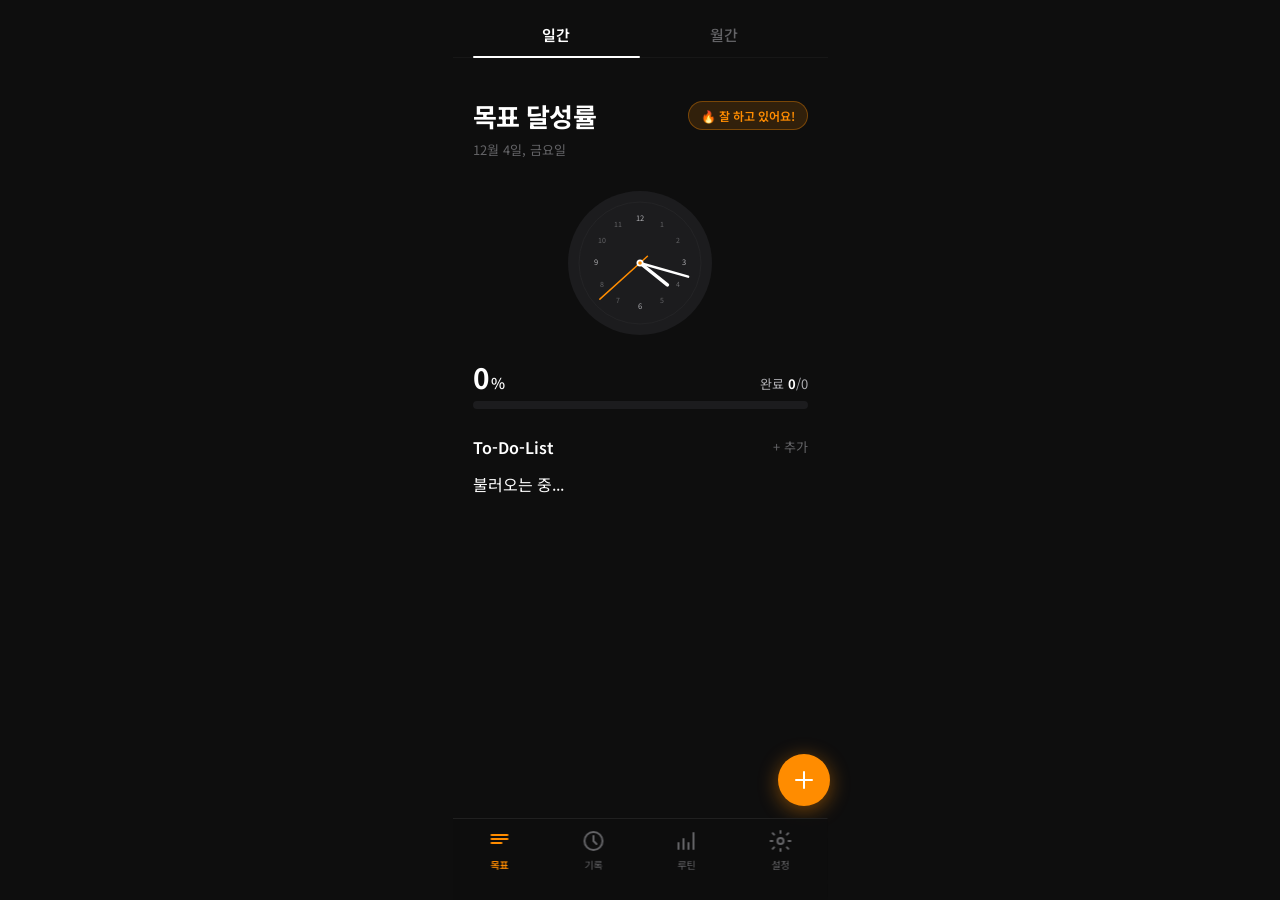
<file: index.html>
<!DOCTYPE html>
<html lang="ko">
<head>
<meta charset="UTF-8">
<meta name="viewport" content="width=device-width, initial-scale=1.0">
<title>목표</title>
<link href="https://fonts.googleapis.com/css2?family=Noto+Sans+KR:wght@400;500;600;700&display=swap" rel="stylesheet">
<link rel="stylesheet" href="common.css">
<style>
.empty-state {
  display: flex; align-items: center; justify-content: center;
  gap: 8px; padding: 20px;
  background: var(--bg2); border: 1.5px dashed var(--border);
  border-radius: var(--radius-md); color: var(--text-3);
  font-size: 14px; cursor: pointer; transition: background 0.15s;
}
.empty-state:active { background: var(--bg3); }
/* clock number text */
.clock-num { font-size: 7px; fill: #636366; text-anchor: middle; dominant-baseline: middle; font-family: 'Noto Sans KR', sans-serif; }
.clock-num-key { font-size: 7.5px; fill: #AEAEB2; text-anchor: middle; dominant-baseline: middle; font-family: 'Noto Sans KR', sans-serif; }
</style>
</head>
<body>
<div class="app-wrap">
<script src="supabase.js"></script>

<div class="seg-wrap">
  <div class="seg-tab active" id="tab-daily" onclick="switchTab('daily')">일간</div>
  <div class="seg-tab" id="tab-monthly" onclick="switchTab('monthly')">월간</div>
</div>

<!-- Daily -->
<div class="content" id="content-daily">
  <div class="page-header">
    <div class="page-title">목표 달성률</div>
    <div class="streak-chip" id="daily-streak">🔥 잘 하고 있어요!</div>
  </div>
  <div class="page-sub" id="daily-date"></div>

  <div class="clock-wrap">
    <svg class="clock-svg" viewBox="0 0 160 160">
      <circle cx="80" cy="80" r="72" fill="#1C1C1E"/>
      <g id="daily-clock-segments"></g>
      <circle cx="80" cy="80" r="61" fill="#1C1C1E"/>
      <circle cx="80" cy="80" r="61" fill="none" stroke="#2C2C2E" stroke-width="0.5"/>
      <g id="daily-clock-ticks"></g>
      <!-- 시계 숫자 (12, 3, 6, 9 강조) -->
      <text class="clock-num-key" x="80"  y="36" >12</text>
      <text class="clock-num"     x="102" y="42" >1</text>
      <text class="clock-num"     x="118" y="58" >2</text>
      <text class="clock-num-key" x="124" y="80" >3</text>
      <text class="clock-num"     x="118" y="102">4</text>
      <text class="clock-num"     x="102" y="118">5</text>
      <text class="clock-num-key" x="80"  y="124">6</text>
      <text class="clock-num"     x="58"  y="118">7</text>
      <text class="clock-num"     x="42"  y="102">8</text>
      <text class="clock-num-key" x="36"  y="80" >9</text>
      <text class="clock-num"     x="42"  y="58" >10</text>
      <text class="clock-num"     x="58"  y="42" >11</text>
      <!-- 바늘 -->
      <line id="daily-hand-hour"   x1="80" y1="80" x2="80" y2="45" stroke="white"   stroke-width="3.5" stroke-linecap="round"/>
      <line id="daily-hand-minute" x1="80" y1="80" x2="80" y2="30" stroke="white"   stroke-width="2.5" stroke-linecap="round"/>
      <line id="daily-hand-second" x1="80" y1="90" x2="80" y2="26" stroke="#FF8C00" stroke-width="1.5" stroke-linecap="round"/>
      <circle cx="80" cy="80" r="3.5" fill="white"/>
      <circle cx="80" cy="80" r="1.8" fill="#FF8C00"/>
    </svg>
  </div>

  <div class="progress-wrap">
    <div class="progress-meta">
      <div class="progress-pct" id="daily-pct">0<span>%</span></div>
      <div class="progress-count">완료 <b id="daily-done">0</b>/<span id="daily-total">0</span></div>
    </div>
    <div class="progress-track">
      <div class="progress-fill" id="daily-progress" style="width:0%"></div>
    </div>
  </div>

  <div class="sec-header">
    <span class="sec-title">To-Do-List</span>
    <div style="display:flex;align-items:center;gap:14px;">
      <span class="sec-del" id="daily-del-btn" style="display:none" onclick="deleteAllItems('daily')">전체삭제</span>
      <span class="sec-action" onclick="openSheet('daily')">+ 추가</span>
    </div>
  </div>
  <div class="todo-list" id="daily-list"><div class="loading">불러오는 중...</div></div>
</div>

<!-- Monthly -->
<div class="content" id="content-monthly" style="display:none;">
  <div class="page-header">
    <div class="page-title">목표 달성률</div>
    <div class="streak-chip" id="monthly-streak">🔥 잘 하고 있어요!</div>
  </div>
  <div class="page-sub" id="monthly-date"></div>

  <div class="clock-wrap">
    <svg class="clock-svg" viewBox="0 0 160 160">
      <circle cx="80" cy="80" r="72" fill="#1C1C1E"/>
      <g id="monthly-clock-segments"></g>
      <circle cx="80" cy="80" r="61" fill="#1C1C1E"/>
      <circle cx="80" cy="80" r="61" fill="none" stroke="#2C2C2E" stroke-width="0.5"/>
      <g id="monthly-clock-ticks"></g>
      <text class="clock-num-key" x="80"  y="36" >12</text>
      <text class="clock-num"     x="102" y="42" >1</text>
      <text class="clock-num"     x="118" y="58" >2</text>
      <text class="clock-num-key" x="124" y="80" >3</text>
      <text class="clock-num"     x="118" y="102">4</text>
      <text class="clock-num"     x="102" y="118">5</text>
      <text class="clock-num-key" x="80"  y="124">6</text>
      <text class="clock-num"     x="58"  y="118">7</text>
      <text class="clock-num"     x="42"  y="102">8</text>
      <text class="clock-num-key" x="36"  y="80" >9</text>
      <text class="clock-num"     x="42"  y="58" >10</text>
      <text class="clock-num"     x="58"  y="42" >11</text>
      <line id="monthly-hand-hour"   x1="80" y1="80" x2="80" y2="45" stroke="white"   stroke-width="3.5" stroke-linecap="round"/>
      <line id="monthly-hand-minute" x1="80" y1="80" x2="80" y2="30" stroke="white"   stroke-width="2.5" stroke-linecap="round"/>
      <line id="monthly-hand-second" x1="80" y1="90" x2="80" y2="26" stroke="#FF8C00" stroke-width="1.5" stroke-linecap="round"/>
      <circle cx="80" cy="80" r="3.5" fill="white"/>
      <circle cx="80" cy="80" r="1.8" fill="#FF8C00"/>
    </svg>
  </div>

  <div class="progress-wrap">
    <div class="progress-meta">
      <div class="progress-pct" id="monthly-pct">0<span>%</span></div>
      <div class="progress-count">완료 <b id="monthly-done">0</b>/<span id="monthly-total">0</span></div>
    </div>
    <div class="progress-track">
      <div class="progress-fill" id="monthly-progress" style="width:0%"></div>
    </div>
  </div>

  <div class="sec-header">
    <span class="sec-title">To-Do-List</span>
    <div style="display:flex;align-items:center;gap:14px;">
      <span class="sec-del" id="monthly-del-btn" style="display:none" onclick="deleteAllItems('monthly')">전체삭제</span>
      <span class="sec-action" onclick="openSheet('monthly')">+ 추가</span>
    </div>
  </div>
  <div class="todo-list" id="monthly-list"><div class="loading">불러오는 중...</div></div>
</div>

<!-- Tab Bar -->
<div class="tab-bar">
  <a class="tab-item" href="index.html">
    <svg class="tab-icon" viewBox="0 0 24 24" fill="none"><path d="M4 6h16M4 10h16M4 14h10" stroke="#FF8C00" stroke-width="2" stroke-linecap="round"/></svg>
    <span class="tab-label active">목표</span>
  </a>
  <a class="tab-item" href="records.html">
    <svg class="tab-icon" viewBox="0 0 24 24" fill="none"><circle cx="12" cy="12" r="9" stroke="#636366" stroke-width="2"/><polyline points="12 7 12 12 15 15" stroke="#636366" stroke-width="2" stroke-linecap="round"/></svg>
    <span class="tab-label">기록</span>
  </a>
  <a class="tab-item" href="routine.html">
    <svg class="tab-icon" viewBox="0 0 24 24" fill="none"><path d="M4 20V14M9 20V10M14 20V14M19 20V4" stroke="#636366" stroke-width="2" stroke-linecap="round"/></svg>
    <span class="tab-label">루틴</span>
  </a>
  <a class="tab-item" href="settings.html">
    <svg class="tab-icon" viewBox="0 0 24 24" fill="none"><circle cx="12" cy="12" r="3" stroke="#636366" stroke-width="2"/><path d="M12 2v2M12 20v2M4.22 4.22l1.42 1.42M18.36 18.36l1.42 1.42M2 12h2M20 12h2M4.22 19.78l1.42-1.42M18.36 5.64l1.42-1.42" stroke="#636366" stroke-width="2" stroke-linecap="round"/></svg>
    <span class="tab-label">설정</span>
  </a>
</div>

<button class="fab" id="fab-btn"><div class="fab-icon"></div></button>

<!-- 인라인 컬러 피커 팝업 -->
<div class="color-picker-popup" id="color-picker-popup"></div>

<!-- Sheet: 일간 추가 -->
<div class="sheet-overlay" id="sheet-daily">
  <div class="sheet" style="max-height:85vh;overflow-y:auto;">
    <div class="sheet-handle"></div>
    <div class="sheet-title">일간 목표 추가하기</div>
    <div class="form-label">목표 설정</div>
    <div class="input-wrap">
      <input class="form-input" id="daily-input" type="text" placeholder="목표를 입력해 주세요." oninput="checkSave('daily')">
      <div class="input-clear" id="daily-clear" onclick="clearInput('daily')"></div>
    </div>
    <div class="form-label">루틴 설정</div>
    <div class="chip-row" id="daily-chips">
      <button class="chip" onclick="selectDailyChip(this,'없음')">없음</button>
      <button class="chip" onclick="selectDailyChip(this,'매일')">매일</button>
      <button class="chip chip-sm" onclick="selectDailyChip(this,'월')">월</button>
      <button class="chip chip-sm" onclick="selectDailyChip(this,'화')">화</button>
      <button class="chip chip-sm" onclick="selectDailyChip(this,'수')">수</button>
      <button class="chip chip-sm" onclick="selectDailyChip(this,'목')">목</button>
      <button class="chip chip-sm" onclick="selectDailyChip(this,'금')">금</button>
      <button class="chip chip-sm" onclick="selectDailyChip(this,'토')">토</button>
      <button class="chip chip-sm" onclick="selectDailyChip(this,'일')">일</button>
    </div>
    <div class="form-label">컬러 설정</div>
    <div class="color-row" id="daily-color-row"></div>
    <div class="form-label">시간 설정 <span style="color:var(--text-3);font-weight:400;">(선택 · 30분 단위)</span></div>
    <div class="time-row">
      <div class="time-pick" id="daily-time-start"></div>
      <span class="time-sep">~</span>
      <div class="time-pick" id="daily-time-end"></div>
    </div>
    <div class="sheet-btns">
      <button class="btn btn-cancel" onclick="closeSheet('daily')">취소</button>
      <button class="btn btn-save" id="daily-save" disabled onclick="saveItem('daily')">저장</button>
    </div>
  </div>
</div>

<!-- Sheet: 월간 추가 -->
<div class="sheet-overlay" id="sheet-monthly">
  <div class="sheet" style="max-height:85vh;overflow-y:auto;">
    <div class="sheet-handle"></div>
    <div class="sheet-title">월간 목표 추가하기</div>
    <div class="form-label">목표 설정</div>
    <div class="input-wrap">
      <input class="form-input" id="monthly-input" type="text" placeholder="목표를 입력해 주세요." oninput="checkSave('monthly')">
      <div class="input-clear" id="monthly-clear" onclick="clearInput('monthly')"></div>
    </div>
    <div class="form-label">루틴 설정</div>
    <div class="chip-row" id="monthly-chips">
      <button class="chip" onclick="selectMonthlyChip(this)">없음</button>
      <button class="chip" onclick="selectMonthlyChip(this)">매월</button>
      <button class="chip" onclick="selectMonthlyChip(this)">1월</button>
      <button class="chip" onclick="selectMonthlyChip(this)">2월</button>
      <button class="chip" onclick="selectMonthlyChip(this)">3월</button>
      <button class="chip" onclick="selectMonthlyChip(this)">4월</button>
      <button class="chip" onclick="selectMonthlyChip(this)">5월</button>
      <button class="chip" onclick="selectMonthlyChip(this)">6월</button>
      <button class="chip" onclick="selectMonthlyChip(this)">7월</button>
      <button class="chip" onclick="selectMonthlyChip(this)">8월</button>
      <button class="chip" onclick="selectMonthlyChip(this)">9월</button>
      <button class="chip" onclick="selectMonthlyChip(this)">10월</button>
      <button class="chip" onclick="selectMonthlyChip(this)">11월</button>
      <button class="chip" onclick="selectMonthlyChip(this)">12월</button>
    </div>
    <div class="form-label">컬러 설정</div>
    <div class="color-row" id="monthly-color-row"></div>
    <div class="form-label">시간 설정 <span style="color:var(--text-3);font-weight:400;">(선택 · 30분 단위)</span></div>
    <div class="time-row">
      <div class="time-pick" id="monthly-time-start"></div>
      <span class="time-sep">~</span>
      <div class="time-pick" id="monthly-time-end"></div>
    </div>
    <div class="sheet-btns">
      <button class="btn btn-cancel" onclick="closeSheet('monthly')">취소</button>
      <button class="btn btn-save" id="monthly-save" disabled onclick="saveItem('monthly')">저장</button>
    </div>
  </div>
</div>

<!-- Sheet: 수정 -->
<div class="sheet-overlay" id="sheet-edit">
  <div class="sheet" style="max-height:85vh;overflow-y:auto;">
    <div class="sheet-handle"></div>
    <div class="sheet-title" id="edit-title">목표 수정하기</div>
    <div class="form-label">목표 설정</div>
    <div class="input-wrap">
      <input class="form-input" id="edit-input" type="text">
      <div class="input-clear show" onclick="document.getElementById('edit-input').value=''"></div>
    </div>
    <div class="form-label">루틴 설정</div>
    <div class="chip-row" id="edit-chips"></div>
    <div class="form-label">컬러 설정</div>
    <div class="color-row" id="edit-color-row"></div>
    <div class="form-label">시간 설정 <span style="color:var(--text-3);font-weight:400;">(선택 · 30분 단위)</span></div>
    <div class="time-row">
      <div class="time-pick" id="edit-time-start"></div>
      <span class="time-sep">~</span>
      <div class="time-pick" id="edit-time-end"></div>
    </div>
    <div class="sheet-btns">
      <button class="btn btn-cancel" onclick="closeSheet('edit')">취소</button>
      <button class="btn btn-save" onclick="saveEdit()">저장</button>
    </div>
  </div>
</div>

<script>
// ── 24시간 시간 피커 헬퍼 ────────────────────────────
const TIME_PICK_IDS = ['daily-time-start','daily-time-end','monthly-time-start','monthly-time-end','edit-time-start','edit-time-end'];

function buildTimePickers() {
  const hourOpts = '<option value="">시</option>' +
    Array.from({length:24}, (_,i) => {
      const v = String(i).padStart(2,'0');
      return `<option value="${v}">${i}</option>`;
    }).join('');
  const minOpts = '<option value="">분</option><option value="00">00</option><option value="30">30</option>';
  TIME_PICK_IDS.forEach(id => {
    const el = document.getElementById(id);
    if (!el) return;
    el.innerHTML = `<select class="time-sel" data-part="h">${hourOpts}</select><span class="time-colon">:</span><select class="time-sel" data-part="m">${minOpts}</select>`;
  });
}

function getTimeValue(id) {
  const el = document.getElementById(id);
  if (!el) return '';
  const h = el.querySelector('[data-part="h"]').value;
  const m = el.querySelector('[data-part="m"]').value;
  return (h !== '' && m !== '') ? `${h}:${m}` : '';
}

function setTimeValue(id, val) {
  const el = document.getElementById(id);
  if (!el) return;
  if (!val) {
    el.querySelector('[data-part="h"]').value = '';
    el.querySelector('[data-part="m"]').value = '';
  } else {
    const [h, m] = val.split(':');
    el.querySelector('[data-part="h"]').value = h;
    el.querySelector('[data-part="m"]').value = m.slice(0,2) === '30' ? '30' : '00';
  }
}

const DAYS   = ['일','월','화','수','목','금','토'];
const COLORS = ['#FF8C00','#30D158','#0A84FF','#BF5AF2','#FF375F','#FFD60A','#5E5CE6','#64D2FF','#FF6B35','#AC8E68'];
const today    = new Date();
const todayKey = `${today.getFullYear()}-${today.getMonth()+1}-${today.getDate()}`;
const monthKey = `${today.getFullYear()}-${today.getMonth()+1}`;

let currentTab = 'daily';
let dailySelectedChips  = [];
let monthlySelectedChip = null;
let editingId = null, editingType = null;
let allItems  = { daily: [], monthly: [] };
let allChecks = { daily: [], monthly: [] };
let dailySelectedColor   = COLORS[0];
let monthlySelectedColor = COLORS[0];
let editSelectedColor    = COLORS[0];

document.getElementById('daily-date').textContent =
  `${today.getMonth()+1}월 ${today.getDate()}일, ${DAYS[today.getDay()]}요일`;
document.getElementById('monthly-date').textContent =
  `${today.getMonth()+1}월, ${today.getFullYear()}년`;

// ── 컬러 피커 (시트용) ─────────────────────────────
function initColorRow(id, defaultColor, setter) {
  const el = document.getElementById(id);
  el.innerHTML = COLORS.map(c =>
    `<div class="color-swatch ${c===defaultColor?'selected':''}" style="background:${c}" data-color="${c}"></div>`
  ).join('');
  el.addEventListener('click', e => {
    const s = e.target.closest('.color-swatch');
    if (!s) return;
    el.querySelectorAll('.color-swatch').forEach(x => x.classList.remove('selected'));
    s.classList.add('selected');
    setter(s.dataset.color);
  });
}
function setColorRow(id, color) {
  document.querySelectorAll(`#${id} .color-swatch`).forEach(s =>
    s.classList.toggle('selected', s.dataset.color === color)
  );
}
initColorRow('daily-color-row',   COLORS[0], c => { dailySelectedColor   = c; });
initColorRow('monthly-color-row', COLORS[0], c => { monthlySelectedColor = c; });
initColorRow('edit-color-row',    COLORS[0], c => { editSelectedColor    = c; });

// ── 인라인 컬러 피커 (리스트 dot 클릭용) ─────────────
const colorPopup = document.getElementById('color-picker-popup');
colorPopup.innerHTML = COLORS.map(c =>
  `<div class="color-swatch" style="background:${c}" data-color="${c}"></div>`
).join('');
colorPopup.addEventListener('click', async e => {
  const s = e.target.closest('.color-swatch');
  if (!s) return;
  const color  = s.dataset.color;
  const itemId = colorPopup._itemId;
  const type   = colorPopup._type;
  colorPopup.classList.remove('open');
  await sb.patch(`/items?id=eq.${itemId}`, { color });
  const item = allItems[type]?.find(i => i.id === itemId);
  if (item) item.color = color;
  renderList(type);
});
document.addEventListener('click', e => {
  if (!e.target.closest('.color-picker-popup') && !e.target.closest('.item-color-dot'))
    colorPopup.classList.remove('open');
});

function openColorPicker(dotEl, itemId, type, currentColor, event) {
  event.stopPropagation();
  // 현재 색상 선택 표시
  colorPopup.querySelectorAll('.color-swatch').forEach(s =>
    s.classList.toggle('selected', s.dataset.color === currentColor)
  );
  // 위치 계산
  const rect = dotEl.getBoundingClientRect();
  const pw = 196;
  let top  = rect.bottom + 8;
  let left = rect.left - 90;
  left = Math.max(8, Math.min(window.innerWidth - pw - 8, left));
  // 아래 공간 부족하면 위로
  if (top + 60 > window.innerHeight) top = rect.top - 68;
  colorPopup.style.top  = top + 'px';
  colorPopup.style.left = left + 'px';
  colorPopup._itemId = itemId;
  colorPopup._type   = type;
  colorPopup.classList.add('open');
}

// ── 탭 전환 ──────────────────────────────────────
function switchTab(tab) {
  currentTab = tab;
  document.getElementById('tab-daily').classList.toggle('active', tab==='daily');
  document.getElementById('tab-monthly').classList.toggle('active', tab==='monthly');
  document.getElementById('content-daily').style.display   = tab==='daily'   ? 'block' : 'none';
  document.getElementById('content-monthly').style.display = tab==='monthly' ? 'block' : 'none';
}

// ── 시간 → 각도 (0°=12시, 시계방향) ──────────────
function timeToAngle(t) {
  if (!t) return null;
  const [h, m] = t.split(':').map(Number);
  return ((h % 12) * 60 + m) / 720 * 360;
}

// ── 시계 세그먼트 렌더링 ────────────────────────────
function renderClockSegments(type) {
  const items = getVisibleItems(type);
  const seg   = document.getElementById(type + '-clock-segments');
  const ticks = document.getElementById(type + '-clock-ticks');
  const cx = 80, cy = 80, r = 67;
  const circ = 2 * Math.PI * r;

  // 시간 눈금
  let tickHtml = '';
  for (let i = 0; i < 12; i++) {
    const rad = (i / 12 * 360 - 90) * Math.PI / 180;
    const x1 = (cx + 59 * Math.cos(rad)).toFixed(2);
    const y1 = (cy + 59 * Math.sin(rad)).toFixed(2);
    const x2 = (cx + 53 * Math.cos(rad)).toFixed(2);
    const y2 = (cy + 53 * Math.sin(rad)).toFixed(2);
    tickHtml += `<line x1="${x1}" y1="${y1}" x2="${x2}" y2="${y2}" stroke="#3A3A3C" stroke-width="1.5" stroke-linecap="round"/>`;
  }
  ticks.innerHTML = tickHtml;

  // 컬러 세그먼트
  let segHtml = '';
  items.forEach(item => {
    if (!item.time_start || !item.time_end) return;
    const sa = timeToAngle(item.time_start);
    const ea = timeToAngle(item.time_end);
    let arc = ea - sa;
    if (arc <= 0) arc += 360;
    if (arc > 360) arc = 360;
    const arcLen = (circ * arc / 360).toFixed(2);
    const gapLen = (circ - circ * arc / 360).toFixed(2);
    const offset = -(circ * sa / 360).toFixed(2);
    segHtml += `<circle cx="${cx}" cy="${cy}" r="${r}" fill="none" stroke="${item.color||'#636366'}" stroke-width="10" stroke-dasharray="${arcLen} ${gapLen}" stroke-dashoffset="${offset}" transform="rotate(-90 ${cx} ${cy})" opacity="0.9"/>`;
  });
  seg.innerHTML = segHtml;
}

// ── 시계 바늘 (100ms 갱신) ────────────────────────
function updateClockHands() {
  const now = new Date();
  const h = now.getHours() % 12, m = now.getMinutes(), s = now.getSeconds();
  const hourAngle   = ((h * 60 + m) / 720  * 360).toFixed(2);
  const minuteAngle = ((m * 60 + s) / 3600 * 360).toFixed(2);
  const secondAngle = (s / 60 * 360).toFixed(2);
  ['daily','monthly'].forEach(t => {
    document.getElementById(t+'-hand-hour')  ?.setAttribute('transform', `rotate(${hourAngle},80,80)`);
    document.getElementById(t+'-hand-minute')?.setAttribute('transform', `rotate(${minuteAngle},80,80)`);
    document.getElementById(t+'-hand-second')?.setAttribute('transform', `rotate(${secondAngle},80,80)`);
  });
}
updateClockHands();
setInterval(updateClockHands, 100);

// ── 오늘 보여야 할 항목 필터 ──────────────────────
function getVisibleItems(type) {
  const items = allItems[type] || [];
  const dow = today.getDay();
  const dowMap = {'월':1,'화':2,'수':3,'목':4,'금':5,'토':6,'일':0};
  const thisMonth = today.getMonth() + 1;
  const thisYear  = today.getFullYear();
  if (type === 'daily') {
    return items.filter(item => {
      const r = item.routine;
      if (r === '없음') return item.created_date === todayKey;
      if (r === '매일') return true;
      if (dowMap[r] !== undefined) return dow === dowMap[r];
      try { const arr = JSON.parse(r); if (Array.isArray(arr)) return arr.some(v => dowMap[v]!==undefined && dow===dowMap[v]); } catch(e) {}
      return false;
    });
  } else {
    return items.filter(item => {
      const r = item.routine;
      if (r === '없음') { const [y,m] = (item.created_date||'').split('-'); return parseInt(y)===thisYear && parseInt(m)===thisMonth; }
      if (r === '매월') return true;
      return parseInt(r) === thisMonth;
    });
  }
}

// ── 렌더링 ──────────────────────────────────────
function renderList(type) {
  const items  = getVisibleItems(type);
  const checks = allChecks[type] || [];
  const listEl = document.getElementById(type + '-list');
  const delBtn = document.getElementById(type + '-del-btn');
  const addBtn = document.querySelector(`#content-${type} .sec-action`);

  if (items.length === 0) {
    if (addBtn) addBtn.style.display = 'none';
    if (delBtn) delBtn.style.display = 'none';
    listEl.innerHTML = `<div class="empty-state" onclick="openSheet('${type}')">
      <svg width="16" height="16" viewBox="0 0 24 24" fill="none"><path d="M12 5v14M5 12h14" stroke="currentColor" stroke-width="2" stroke-linecap="round"/></svg>
      목표를 추가해보세요
    </div>`;
  } else {
    if (addBtn) addBtn.style.display = '';
    if (delBtn) delBtn.style.display = '';
    listEl.innerHTML = items.map(item => {
      const done  = checks.includes(item.id);
      const color = item.color || '#636366';
      const timeLabel = (item.time_start && item.time_end)
        ? `<span class="todo-time">${item.time_start} ~ ${item.time_end}</span>` : '';
      return `
      <div class="todo-item" data-id="${item.id}" data-type="${type}">
        <div class="item-color-dot" style="background:${color}" onclick="openColorPicker(this,'${item.id}','${type}','${color}',event)"></div>
        <div class="checkbox ${done?'checked':''}" onclick="toggleCheck(this)"></div>
        <div class="todo-content">
          <span class="todo-text ${done?'done':''}">${item.text}</span>
          ${timeLabel}
        </div>
        <div class="more-btn" onclick="toggleCtx(this)">
          <div class="more-dots"><span></span><span></span><span></span></div>
          <div class="ctx-menu">
            <div class="ctx-item" onclick="openEditSheet(this)">
              <svg width="14" height="14" viewBox="0 0 24 24" fill="none"><path d="M11 4H4a2 2 0 00-2 2v14a2 2 0 002 2h14a2 2 0 002-2v-7" stroke="currentColor" stroke-width="2" stroke-linecap="round"/><path d="M18.5 2.5a2.121 2.121 0 013 3L12 15l-4 1 1-4 9.5-9.5z" stroke="currentColor" stroke-width="2" stroke-linecap="round"/></svg>수정
            </div>
            <div class="ctx-item delete" onclick="deleteItem(this)">
              <svg width="14" height="14" viewBox="0 0 24 24" fill="none"><polyline points="3 6 5 6 21 6" stroke="currentColor" stroke-width="2" stroke-linecap="round"/><path d="M19 6l-1 14a2 2 0 01-2 2H8a2 2 0 01-2-2L5 6" stroke="currentColor" stroke-width="2" stroke-linecap="round"/><path d="M10 11v6M14 11v6" stroke="currentColor" stroke-width="2" stroke-linecap="round"/></svg>삭제
            </div>
          </div>
        </div>
      </div>`;
    }).join('');
  }
  updateProgress(type);
  renderClockSegments(type);
}

function updateProgress(type) {
  const items  = getVisibleItems(type);
  const checks = allChecks[type] || [];
  const total  = items.length;
  const done   = items.filter(i => checks.includes(i.id)).length;
  const pct    = total === 0 ? 0 : Math.round(done / total * 100);
  document.getElementById(type+'-pct').innerHTML   = `${pct}<span>%</span>`;
  document.getElementById(type+'-done').textContent  = done;
  document.getElementById(type+'-total').textContent = total;
  document.getElementById(type+'-progress').style.width = pct + '%';
  const chip = document.getElementById(type+'-streak');
  chip.style.display = total === 0 ? 'none' : 'flex';
  chip.textContent = pct===100 ? '🎉 모두 완료!' : pct>=50 ? '🔥 잘 하고 있어요!' : '💪 조금만 더!';
}

// ── 데이터 불러오기 ──────────────────────────────
async function loadData(type) {
  const checkDate = type === 'daily' ? todayKey : monthKey;
  const [items, checks] = await Promise.all([
    sb.get(`/items?type=eq.${type}&order=created_at.asc`),
    sb.get(`/checks?check_date=eq.${checkDate}&select=item_id`)
  ]);
  allItems[type]  = Array.isArray(items)  ? items  : [];
  allChecks[type] = Array.isArray(checks) ? checks.map(c => c.item_id) : [];
  renderList(type);
}

// ── 체크 토글 ──────────────────────────────────
async function toggleCheck(el) {
  const item = el.closest('.todo-item');
  const id   = item.dataset.id, type = item.dataset.type;
  const checkDate = type === 'daily' ? todayKey : monthKey;
  const checks = allChecks[type];
  const idx = checks.indexOf(id);
  if (idx === -1) { await sb.post('/checks', { item_id: id, check_date: checkDate }); checks.push(id); }
  else            { await sb.del(`/checks?item_id=eq.${id}&check_date=eq.${checkDate}`); checks.splice(idx,1); }
  renderList(type);
}

// ── 단일 삭제 ──────────────────────────────────
async function deleteItem(ctxItem) {
  const todoItem = ctxItem.closest('.todo-item');
  const id = todoItem.dataset.id, type = todoItem.dataset.type;
  await sb.del(`/items?id=eq.${id}`);
  allItems[type]  = allItems[type].filter(i => i.id !== id);
  allChecks[type] = allChecks[type].filter(c => c !== id);
  renderList(type);
  ctxItem.closest('.ctx-menu').classList.remove('open');
}

// ── 전체 삭제 ──────────────────────────────────
async function deleteAllItems(type) {
  const items = getVisibleItems(type);
  if (!items.length) return;
  if (!confirm(`목록의 항목 ${items.length}개를 모두 삭제할까요?`)) return;
  await Promise.all(items.map(i => sb.del(`/items?id=eq.${i.id}`)));
  const ids = new Set(items.map(i => i.id));
  allItems[type]  = allItems[type].filter(i => !ids.has(i.id));
  allChecks[type] = allChecks[type].filter(c => !ids.has(c));
  renderList(type);
}

// ── 컨텍스트 메뉴 ──────────────────────────────
function toggleCtx(btn) {
  document.querySelectorAll('.ctx-menu.open').forEach(m => {
    if (m !== btn.querySelector('.ctx-menu')) m.classList.remove('open');
  });
  btn.querySelector('.ctx-menu').classList.toggle('open');
}
document.addEventListener('click', e => {
  if (!e.target.closest('.more-btn'))
    document.querySelectorAll('.ctx-menu.open').forEach(m => m.classList.remove('open'));
});

// ── 시트 ──────────────────────────────────────
function openSheet(type) {
  if (type === 'daily' || type === 'monthly') {
    const def = COLORS[0];
    if (type === 'daily') dailySelectedColor = def; else monthlySelectedColor = def;
    setColorRow(type + '-color-row', def);
    setTimeValue(type+'-time-start', '');
    setTimeValue(type+'-time-end',   '');
  }
  document.getElementById('sheet-'+type).classList.add('open');
}
function closeSheet(type) {
  document.getElementById('sheet-'+type).classList.remove('open');
  if (type === 'daily') {
    document.getElementById('daily-input').value = '';
    dailySelectedChips = [];
    document.querySelectorAll('#daily-chips .chip').forEach(c => c.classList.remove('selected'));
    document.getElementById('daily-save').disabled = true;
  }
  if (type === 'monthly') {
    document.getElementById('monthly-input').value = '';
    monthlySelectedChip = null;
    document.querySelectorAll('#monthly-chips .chip').forEach(c => c.classList.remove('selected'));
    document.getElementById('monthly-save').disabled = true;
  }
}
document.querySelectorAll('.sheet-overlay').forEach(o => {
  o.addEventListener('click', e => { if (e.target===o) closeSheet(o.id.replace('sheet-','')); });
});

// ── 칩 선택 ──────────────────────────────────
function selectDailyChip(chip, val) {
  const chips = document.querySelectorAll('#daily-chips .chip');
  if (['없음','매일'].includes(val)) {
    chips.forEach(c => c.classList.remove('selected'));
    chip.classList.add('selected');
    dailySelectedChips = [val];
  } else {
    chips[0].classList.remove('selected'); chips[1].classList.remove('selected');
    chip.classList.toggle('selected');
    dailySelectedChips = [...chips].filter((c,i) => i>1 && c.classList.contains('selected')).map(c => c.textContent);
  }
  checkSave('daily');
}
function selectMonthlyChip(chip) {
  document.querySelectorAll('#monthly-chips .chip').forEach(c => c.classList.remove('selected'));
  chip.classList.add('selected');
  monthlySelectedChip = chip.textContent;
  checkSave('monthly');
}
function checkSave(type) {
  if (type === 'daily') {
    document.getElementById('daily-save').disabled = !(document.getElementById('daily-input').value.trim() && dailySelectedChips.length);
    document.getElementById('daily-clear').classList.toggle('show', !!document.getElementById('daily-input').value);
  } else {
    document.getElementById('monthly-save').disabled = !(document.getElementById('monthly-input').value.trim() && monthlySelectedChip);
    document.getElementById('monthly-clear').classList.toggle('show', !!document.getElementById('monthly-input').value);
  }
}
function clearInput(type) { document.getElementById(type+'-input').value=''; checkSave(type); }

// ── 저장 ──────────────────────────────────────
async function saveItem(type) {
  const text    = document.getElementById(type+'-input').value.trim();
  const routine = type === 'daily'
    ? (dailySelectedChips.length===1 ? dailySelectedChips[0] : JSON.stringify(dailySelectedChips))
    : monthlySelectedChip;
  const color      = type === 'daily' ? dailySelectedColor : monthlySelectedColor;
  const time_start = getTimeValue(type+'-time-start') || null;
  const time_end   = getTimeValue(type+'-time-end')   || null;
  const id = Date.now().toString();
  const res = await sb.post('/items', { id, type, text, routine, created_date: todayKey, color, time_start, time_end });
  const newItem = (Array.isArray(res) && res[0]) ? res[0] : { id, type, text, routine, created_date: todayKey, color, time_start, time_end };
  allItems[type].push(newItem);
  closeSheet(type);
  renderList(type);
}

// ── 수정 ──────────────────────────────────────
function openEditSheet(ctxItem) {
  const todoItem = ctxItem.closest('.todo-item');
  editingId   = todoItem.dataset.id;
  editingType = todoItem.dataset.type;
  ctxItem.closest('.ctx-menu').classList.remove('open');
  const item = allItems[editingType].find(i => i.id === editingId);
  if (!item) return;
  document.getElementById('edit-title').textContent    = editingType==='daily' ? '일간 목표 수정하기' : '월간 목표 수정하기';
  document.getElementById('edit-input').value          = item.text;
  setTimeValue('edit-time-start', item.time_start || '');
  setTimeValue('edit-time-end',   item.time_end   || '');
  editSelectedColor = item.color || COLORS[0];
  setColorRow('edit-color-row', editSelectedColor);
  const isSelected = v => {
    try { const arr = JSON.parse(item.routine); if (Array.isArray(arr)) return arr.includes(v); } catch(e) {}
    return item.routine === v;
  };
  const chipsEl = document.getElementById('edit-chips');
  if (editingType === 'daily') {
    chipsEl.innerHTML = ['없음','매일','월','화','수','목','금','토','일'].map(v =>
      `<button class="chip ${v.length===1?'chip-sm':''} ${isSelected(v)?'selected':''}" onclick="selEditChip(this,'${v}','daily')">${v}</button>`
    ).join('');
  } else {
    chipsEl.innerHTML = ['없음','매월','1월','2월','3월','4월','5월','6월','7월','8월','9월','10월','11월','12월'].map(v =>
      `<button class="chip ${isSelected(v)?'selected':''}" onclick="selEditChip(this,'${v}','monthly')">${v}</button>`
    ).join('');
  }
  document.getElementById('sheet-edit').classList.add('open');
}
function selEditChip(chip, val, type) {
  const chips = chip.closest('.chip-row').querySelectorAll('.chip');
  if (type === 'daily') {
    if (['없음','매일'].includes(val)) { chips.forEach(c => c.classList.remove('selected')); chip.classList.add('selected'); }
    else { chips[0].classList.remove('selected'); chips[1].classList.remove('selected'); chip.classList.toggle('selected'); }
  } else { chips.forEach(c => c.classList.remove('selected')); chip.classList.add('selected'); }
}
async function saveEdit() {
  const text = document.getElementById('edit-input').value.trim();
  if (!text) return;
  const chips = [...document.querySelectorAll('#edit-chips .chip.selected')];
  let routine;
  if (editingType === 'daily') {
    const vals = chips.map(c => c.textContent);
    routine = vals.length === 1 ? vals[0] : JSON.stringify(vals);
  } else { routine = chips[0]?.textContent || '없음'; }
  const time_start = getTimeValue('edit-time-start') || null;
  const time_end   = getTimeValue('edit-time-end')   || null;
  await sb.patch(`/items?id=eq.${editingId}`, { text, routine, color: editSelectedColor, time_start, time_end });
  const idx = allItems[editingType].findIndex(i => i.id === editingId);
  if (idx !== -1) Object.assign(allItems[editingType][idx], { text, routine, color: editSelectedColor, time_start, time_end });
  closeSheet('edit');
  renderList(editingType);
}

// ── FAB ──────────────────────────────────────
document.getElementById('fab-btn').addEventListener('click', () => openSheet(currentTab));

buildTimePickers();
loadData('daily');
loadData('monthly');
</script>
</div>
</body>
</html>
</file>
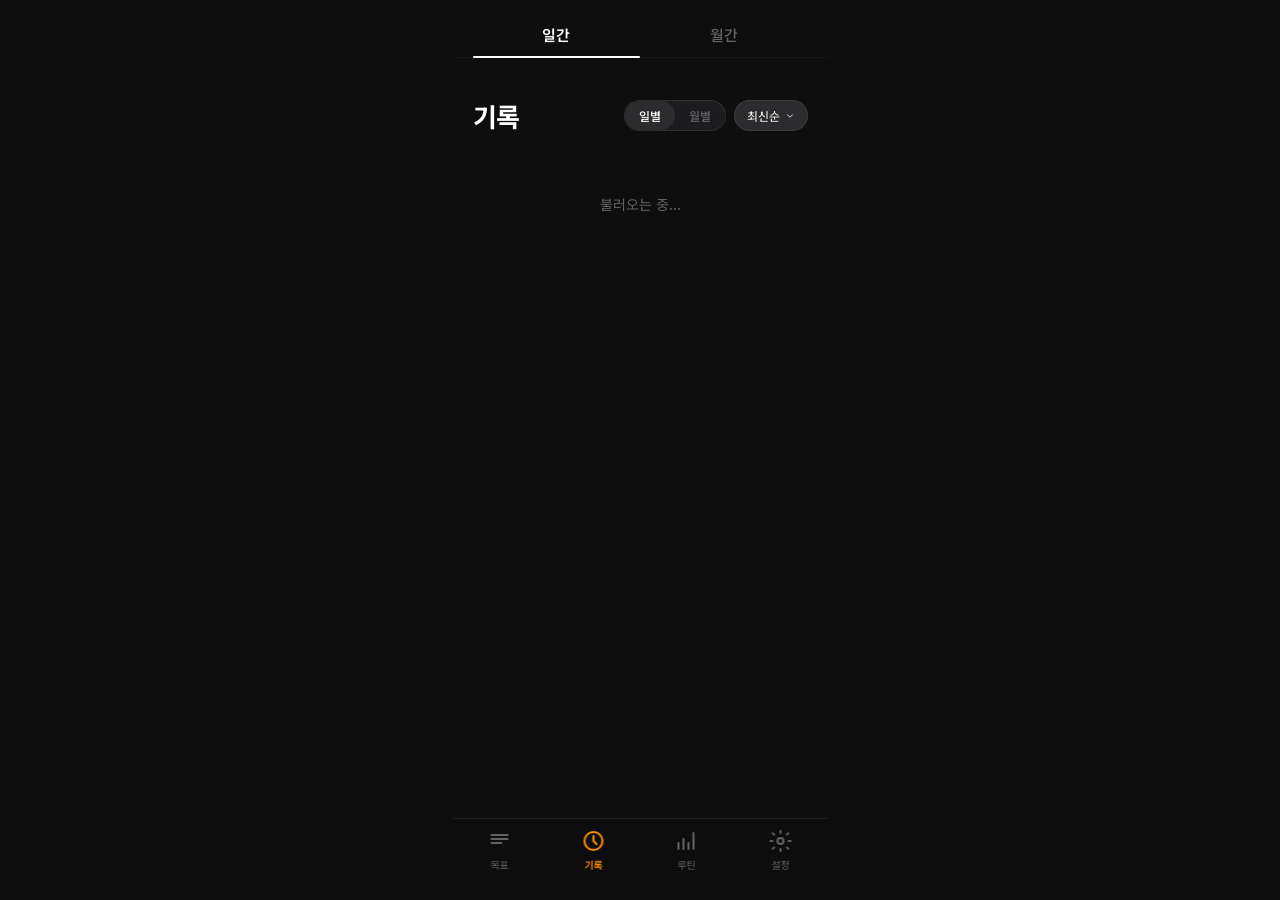
<file: records.html>
<!DOCTYPE html>
<html lang="ko">
<head>
<meta charset="UTF-8">
<meta name="viewport" content="width=device-width, initial-scale=1.0">
<title>기록</title>
<link href="https://fonts.googleapis.com/css2?family=Noto+Sans+KR:wght@400;500;600;700&display=swap" rel="stylesheet">
<link rel="stylesheet" href="common.css">
<style>
.filter-btn { display:flex;align-items:center;gap:5px;padding:6px 12px;border-radius:var(--radius-full);background:var(--bg2);border:1px solid var(--border);font-size:12px;color:var(--text-2);cursor:pointer;font-family:inherit;transition:background 0.15s; }
.filter-btn.active { background:var(--bg3);color:var(--text-1); }
.filter-btn:disabled { opacity:0.3;cursor:not-allowed; }
.view-toggle { display:flex;background:var(--bg2);border-radius:var(--radius-full);border:1px solid var(--border);overflow:hidden; }
.view-btn { padding:6px 14px;font-size:12px;font-weight:500;color:var(--text-3);cursor:pointer;border:none;background:transparent;font-family:inherit;transition:all 0.15s;border-radius:var(--radius-full); }
.view-btn.active { background:var(--bg3);color:var(--text-1); }
.date-group { margin-bottom:20px; }
.date-label { display:flex;justify-content:space-between;font-size:13px;color:var(--text-3);margin-bottom:8px;padding:0 2px; }
.date-label .date { color:var(--text-2); }
.cal-header-row { display:flex;justify-content:space-between;align-items:center;margin-bottom:12px; }
.cal-month-btn { width:30px;height:30px;border-radius:50%;background:var(--bg2);border:1px solid var(--border);display:flex;align-items:center;justify-content:center;cursor:pointer; }
.cal-month-title { font-size:16px;font-weight:600; }
.cal-days-header { display:grid;grid-template-columns:repeat(7,1fr);margin-bottom:4px; }
.cal-day-lbl { text-align:center;font-size:11px;color:var(--text-3);padding:4px 0; }
.cal-grid { display:grid;grid-template-columns:repeat(7,1fr);gap:3px; }
.cal-cell { display:flex;flex-direction:column;align-items:center;padding:4px 2px;border-radius:var(--radius-sm);cursor:pointer;transition:background 0.15s; }
.cal-cell:active,.cal-cell.selected { background:var(--bg3); }
.cal-num { font-size:13px;color:var(--text-2);line-height:1.4; }
.cal-num.today { color:var(--orange);font-weight:700; }
.cal-num.other { color:var(--text-3);opacity:0.4; }
.cal-pct { font-size:9px;color:var(--text-3);margin-top:1px; }
.cal-pct.full { color:var(--text-2); }
.cal-divider { height:0.5px;background:var(--border);margin:16px 0; }
.cal-selected-label { font-size:13px;color:var(--text-3);margin-bottom:10px; }
.empty-state { text-align:center;padding:40px 20px;color:var(--text-3);font-size:14px; }
.loading { text-align:center;padding:40px 20px;color:var(--text-3);font-size:14px; }
.record-check { width:20px;height:20px;border-radius:5px;flex-shrink:0;border:1.5px solid var(--border);display:flex;align-items:center;justify-content:center; }
.record-check.checked { background:var(--orange);border-color:var(--orange); }
.record-check.checked::after { content:'';width:8px;height:5px;border-left:2px solid white;border-bottom:2px solid white;transform:rotate(-45deg) translate(0.5px,-2px);display:block; }
</style>
</head>
<body>
<div class="app-wrap">
<script src="supabase.js"></script>
<div class="seg-wrap">
  <div class="seg-tab active" id="tab-daily" onclick="switchTab('daily')">일간</div>
  <div class="seg-tab" id="tab-monthly" onclick="switchTab('monthly')">월간</div>
</div>
<div class="content" id="content-daily">
  <div class="page-header" style="margin-bottom:20px;">
    <div class="page-title">기록</div>
    <div style="display:flex;gap:8px;align-items:center;">
      <div class="view-toggle">
        <button class="view-btn active" id="daily-list-btn" onclick="setDailyView('list')">일별</button>
        <button class="view-btn" id="daily-cal-btn" onclick="setDailyView('calendar')">월별</button>
      </div>
      <button class="filter-btn active" id="daily-sort-btn" onclick="toggleSort('daily')">
        최신순 <svg width="10" height="10" viewBox="0 0 24 24" fill="none"><path d="M6 9l6 6 6-6" stroke="currentColor" stroke-width="2" stroke-linecap="round"/></svg>
      </button>
    </div>
  </div>
  <div id="daily-list-view"><div class="loading">불러오는 중...</div></div>
  <div id="daily-cal-view" style="display:none;"></div>
</div>
<div class="content" id="content-monthly" style="display:none;">
  <div class="page-header" style="margin-bottom:20px;">
    <div class="page-title">기록</div>
    <button class="filter-btn active" id="monthly-sort-btn" onclick="toggleSort('monthly')">
      최신순 <svg width="10" height="10" viewBox="0 0 24 24" fill="none"><path d="M6 9l6 6 6-6" stroke="currentColor" stroke-width="2" stroke-linecap="round"/></svg>
    </button>
  </div>
  <div id="monthly-list-view"><div class="loading">불러오는 중...</div></div>
</div>
<div class="tab-bar">
  <a class="tab-item" href="index.html"><svg class="tab-icon" viewBox="0 0 24 24" fill="none"><path d="M4 6h16M4 10h16M4 14h10" stroke="#636366" stroke-width="2" stroke-linecap="round"/></svg><span class="tab-label">목표</span></a>
  <a class="tab-item" href="records.html"><svg class="tab-icon" viewBox="0 0 24 24" fill="none"><circle cx="12" cy="12" r="9" stroke="#FF8C00" stroke-width="2"/><polyline points="12 7 12 12 15 15" stroke="#FF8C00" stroke-width="2" stroke-linecap="round"/></svg><span class="tab-label active">기록</span></a>
  <a class="tab-item" href="routine.html"><svg class="tab-icon" viewBox="0 0 24 24" fill="none"><path d="M4 20V14M9 20V10M14 20V14M19 20V4" stroke="#636366" stroke-width="2" stroke-linecap="round"/></svg><span class="tab-label">루틴</span></a>
  <a class="tab-item" href="settings.html"><svg class="tab-icon" viewBox="0 0 24 24" fill="none"><circle cx="12" cy="12" r="3" stroke="#636366" stroke-width="2"/><path d="M12 2v2M12 20v2M4.22 4.22l1.42 1.42M18.36 18.36l1.42 1.42M2 12h2M20 12h2M4.22 19.78l1.42-1.42M18.36 5.64l1.42-1.42" stroke="#636366" stroke-width="2" stroke-linecap="round"/></svg><span class="tab-label">설정</span></a>
</div>
<script>
const DAYS = ['일','월','화','수','목','금','토'];
const today = new Date();
let currentTab='daily', dailySortDesc=true, monthlySortDesc=true;
let calYear=today.getFullYear(), calMonth=today.getMonth(), selectedCalDate=null;
let dailyRecords=[], monthlyRecords=[];

function switchTab(tab) {
  currentTab=tab;
  document.getElementById('tab-daily').classList.toggle('active',tab==='daily');
  document.getElementById('tab-monthly').classList.toggle('active',tab==='monthly');
  document.getElementById('content-daily').style.display=tab==='daily'?'block':'none';
  document.getElementById('content-monthly').style.display=tab==='monthly'?'block':'none';
}
function setDailyView(view) {
  document.getElementById('daily-list-btn').classList.toggle('active',view==='list');
  document.getElementById('daily-cal-btn').classList.toggle('active',view==='calendar');
  document.getElementById('daily-list-view').style.display=view==='list'?'block':'none';
  document.getElementById('daily-cal-view').style.display=view==='calendar'?'block':'none';
  const btn=document.getElementById('daily-sort-btn');
  btn.disabled=view==='calendar'; btn.classList.toggle('active',view!=='calendar');
  if(view==='calendar') renderCalendar();
}
function toggleSort(type) {
  if(type==='daily') {
    dailySortDesc=!dailySortDesc;
    document.getElementById('daily-sort-btn').innerHTML=dailySortDesc
      ?'최신순 <svg width="10" height="10" viewBox="0 0 24 24" fill="none"><path d="M6 9l6 6 6-6" stroke="currentColor" stroke-width="2" stroke-linecap="round"/></svg>'
      :'오래된순 <svg width="10" height="10" viewBox="0 0 24 24" fill="none"><path d="M6 15l6-6 6 6" stroke="currentColor" stroke-width="2" stroke-linecap="round"/></svg>';
    renderDailyList();
  } else {
    monthlySortDesc=!monthlySortDesc;
    document.getElementById('monthly-sort-btn').innerHTML=monthlySortDesc
      ?'최신순 <svg width="10" height="10" viewBox="0 0 24 24" fill="none"><path d="M6 9l6 6 6-6" stroke="currentColor" stroke-width="2" stroke-linecap="round"/></svg>'
      :'오래된순 <svg width="10" height="10" viewBox="0 0 24 24" fill="none"><path d="M6 15l6-6 6 6" stroke="currentColor" stroke-width="2" stroke-linecap="round"/></svg>';
    renderMonthlyList();
  }
}

async function loadDailyRecords() {
  // 날짜별 체크 기록 집계
  const [items, checks] = await Promise.all([
    sb.get('/items?type=eq.daily&order=created_at.asc'),
    sb.get('/checks?select=item_id,check_date')
  ]);
  if (!Array.isArray(items)||!Array.isArray(checks)) { dailyRecords=[]; renderDailyList(); return; }
  // 날짜별 그룹핑
  const dateMap = {};
  checks.forEach(c => {
    if (!dateMap[c.check_date]) dateMap[c.check_date] = new Set();
    dateMap[c.check_date].add(c.item_id);
  });
  dailyRecords = Object.entries(dateMap).map(([date, checkedIds]) => {
    const dayItems = items.map(i => ({ id:i.id, text:i.text, done:checkedIds.has(i.id) }));
    const done = dayItems.filter(i=>i.done).length;
    const pct = dayItems.length ? Math.round(done/dayItems.length*100) : 0;
    return { date, pct, items: dayItems };
  });
  renderDailyList();
}

async function loadMonthlyRecords() {
  const [items, checks] = await Promise.all([
    sb.get('/items?type=eq.monthly&order=created_at.asc'),
    sb.get('/checks?select=item_id,check_date&item_id=in.(' + 'select_monthly' + ')')
  ]);
  // 월별 체크는 check_date가 YYYY-M 형식
  const checksAll = await sb.get('/checks?select=item_id,check_date');
  if (!Array.isArray(items)||!Array.isArray(checksAll)) { monthlyRecords=[]; renderMonthlyList(); return; }
  const monthlyItemIds = new Set((Array.isArray(items)?items:[]).map(i=>i.id));
  const monthMap = {};
  checksAll.filter(c=>monthlyItemIds.has(c.item_id)).forEach(c => {
    if (!monthMap[c.check_date]) monthMap[c.check_date] = new Set();
    monthMap[c.check_date].add(c.item_id);
  });
  monthlyRecords = Object.entries(monthMap).map(([date, checkedIds]) => {
    const monthItems = items.map(i=>({id:i.id,text:i.text,done:checkedIds.has(i.id)}));
    return { date, items: monthItems };
  });
  renderMonthlyList();
}

function renderDailyList() {
  const sorted = [...dailyRecords].sort((a,b)=>dailySortDesc?b.date.localeCompare(a.date):a.date.localeCompare(b.date));
  const el = document.getElementById('daily-list-view');
  if (!sorted.length) { el.innerHTML=`<div class="empty-state">아직 기록이 없어요 📝</div>`; return; }
  el.innerHTML = sorted.map(rec => {
    const parts = rec.date.split('-');
    const dt = new Date(parts[0],parts[1]-1,parts[2]);
    const dow = DAYS[dt.getDay()]+'요일';
    return `<div class="date-group">
      <div class="date-label"><span class="date">${parts[1]}월 ${parts[2]}일</span><span>${dow}</span></div>
      <div class="todo-list">${(rec.items||[]).map(i=>`
        <div class="todo-item">
          <div class="record-check ${i.done?'checked':''}"></div>
          <span class="todo-text ${i.done?'done':''}" style="${i.done?'color:var(--text-3);text-decoration:line-through;':''}">${i.text}</span>
        </div>`).join('')}</div>
    </div>`;
  }).join('');
}

function renderMonthlyList() {
  const sorted = [...monthlyRecords].sort((a,b)=>monthlySortDesc?b.date.localeCompare(a.date):a.date.localeCompare(b.date));
  const el = document.getElementById('monthly-list-view');
  if (!sorted.length) { el.innerHTML=`<div class="empty-state">아직 기록이 없어요 📝</div>`; return; }
  el.innerHTML = sorted.map(rec => {
    const [y,m] = rec.date.split('-');
    return `<div class="date-group">
      <div class="date-label"><span class="date">${parseInt(m)}월, ${y}년</span></div>
      <div class="todo-list">${(rec.items||[]).map(i=>`
        <div class="todo-item">
          <div class="record-check ${i.done?'checked':''}"></div>
          <span class="todo-text ${i.done?'done':''}" style="${i.done?'color:var(--text-3);text-decoration:line-through;':''}">${i.text}</span>
        </div>`).join('')}</div>
    </div>`;
  }).join('');
}

function renderCalendar() {
  const pctMap = {};
  dailyRecords.forEach(r => { pctMap[r.date]=r.pct; });
  const firstDay=new Date(calYear,calMonth,1).getDay();
  const daysInMonth=new Date(calYear,calMonth+1,0).getDate();
  const prevDays=new Date(calYear,calMonth,0).getDate();
  let cells='';
  for(let i=firstDay-1;i>=0;i--) cells+=`<div class="cal-cell"><span class="cal-num other">${prevDays-i}</span></div>`;
  for(let d=1;d<=daysInMonth;d++) {
    const key=`${calYear}-${calMonth+1}-${d}`;
    const isToday=calYear===today.getFullYear()&&calMonth===today.getMonth()&&d===today.getDate();
    const isSel=selectedCalDate===key;
    const pct=pctMap[key];
    cells+=`<div class="cal-cell ${isSel?'selected':''}" onclick="selectCalDate('${key}')">
      <span class="cal-num ${isToday?'today':''}">${d}</span>
      ${pct!==undefined?`<span class="cal-pct ${pct===100?'full':''}">${pct}%</span>`:''}
    </div>`;
  }
  const rem=42-firstDay-daysInMonth+(firstDay===0?7:0);
  for(let d=1;d<=Math.min(rem,7);d++) cells+=`<div class="cal-cell"><span class="cal-num other">${d}</span></div>`;
  let selHtml='';
  if(selectedCalDate) {
    const [y,m,d]=selectedCalDate.split('-');
    const rec=dailyRecords.find(r=>r.date===selectedCalDate);
    const dow=DAYS[new Date(y,m-1,d).getDay()]+'요일';
    selHtml=`<div class="cal-divider"></div>
      <div class="cal-selected-label">${m}월 ${d}일 ${dow}</div>
      <div class="todo-list">${rec?rec.items.map(i=>`
        <div class="todo-item">
          <div class="record-check ${i.done?'checked':''}"></div>
          <span class="todo-text" style="${i.done?'color:var(--text-3);text-decoration:line-through;':''}">${i.text}</span>
        </div>`).join(''):'<div class="empty-state" style="padding:16px 0;">이 날의 기록이 없어요</div>'}</div>`;
  }
  document.getElementById('daily-cal-view').innerHTML=`
    <div class="cal-header-row">
      <div class="cal-month-btn" onclick="changeCalMonth(-1)"><svg width="12" height="12" viewBox="0 0 24 24" fill="none"><path d="M15 18l-6-6 6-6" stroke="white" stroke-width="2" stroke-linecap="round"/></svg></div>
      <span class="cal-month-title">${calYear}년 ${calMonth+1}월</span>
      <div class="cal-month-btn" onclick="changeCalMonth(1)"><svg width="12" height="12" viewBox="0 0 24 24" fill="none"><path d="M9 18l6-6-6-6" stroke="white" stroke-width="2" stroke-linecap="round"/></svg></div>
    </div>
    <div class="cal-days-header">${DAYS.map(d=>`<div class="cal-day-lbl">${d}</div>`).join('')}</div>
    <div class="cal-grid">${cells}</div>${selHtml}`;
}
function selectCalDate(key) { selectedCalDate=selectedCalDate===key?null:key; renderCalendar(); }
function changeCalMonth(dir) {
  calMonth+=dir;
  if(calMonth>11){calMonth=0;calYear++;} if(calMonth<0){calMonth=11;calYear--;}
  renderCalendar();
}

loadDailyRecords();
loadMonthlyRecords();
</script>
</div>
</body>
</html>
</file>
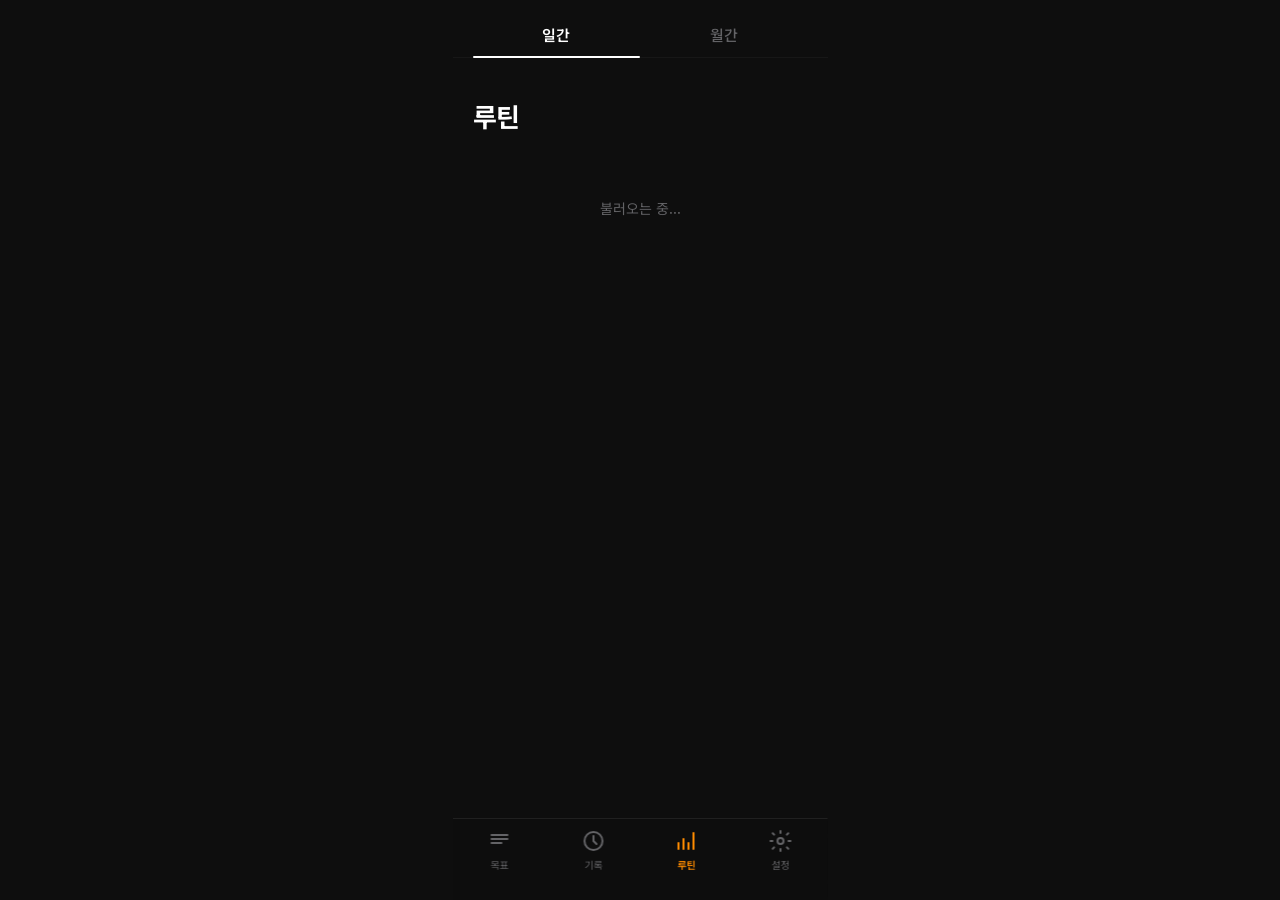
<file: routine.html>
<!DOCTYPE html>
<html lang="ko">
<head>
<meta charset="UTF-8">
<meta name="viewport" content="width=device-width, initial-scale=1.0">
<title>루틴</title>
<link href="https://fonts.googleapis.com/css2?family=Noto+Sans+KR:wght@400;500;600;700&display=swap" rel="stylesheet">
<link rel="stylesheet" href="common.css">
<style>
.routine-group { margin-bottom: 24px; }
.routine-group-label { font-size: 13px; font-weight: 600; color: var(--text-3); margin-bottom: 10px; padding: 0 2px; }
.empty-state { text-align: center; padding: 40px 20px; color: var(--text-3); font-size: 14px; }
.loading { text-align: center; padding: 40px 20px; color: var(--text-3); font-size: 14px; }
</style>
</head>
<body>
<div class="app-wrap">
<script src="supabase.js"></script>
<div class="seg-wrap">
  <div class="seg-tab active" id="tab-daily" onclick="switchTab('daily')">일간</div>
  <div class="seg-tab" id="tab-monthly" onclick="switchTab('monthly')">월간</div>
</div>
<div class="content" id="content-daily">
  <div class="page-header" style="margin-bottom:24px;">
    <div class="page-title">루틴</div>
    <span class="sec-del" id="daily-del-btn" style="display:none" onclick="deleteAllRoutines('daily')">전체삭제</span>
  </div>
  <div id="daily-routine-list"><div class="loading">불러오는 중...</div></div>
</div>
<div class="content" id="content-monthly" style="display:none;">
  <div class="page-header" style="margin-bottom:24px;">
    <div class="page-title">루틴</div>
    <span class="sec-del" id="monthly-del-btn" style="display:none" onclick="deleteAllRoutines('monthly')">전체삭제</span>
  </div>
  <div id="monthly-routine-list"><div class="loading">불러오는 중...</div></div>
</div>
<div class="tab-bar">
  <a class="tab-item" href="index.html"><svg class="tab-icon" viewBox="0 0 24 24" fill="none"><path d="M4 6h16M4 10h16M4 14h10" stroke="#636366" stroke-width="2" stroke-linecap="round"/></svg><span class="tab-label">목표</span></a>
  <a class="tab-item" href="records.html"><svg class="tab-icon" viewBox="0 0 24 24" fill="none"><circle cx="12" cy="12" r="9" stroke="#636366" stroke-width="2"/><polyline points="12 7 12 12 15 15" stroke="#636366" stroke-width="2" stroke-linecap="round"/></svg><span class="tab-label">기록</span></a>
  <a class="tab-item" href="routine.html"><svg class="tab-icon" viewBox="0 0 24 24" fill="none"><path d="M4 20V14M9 20V10M14 20V14M19 20V4" stroke="#FF8C00" stroke-width="2" stroke-linecap="round"/></svg><span class="tab-label active">루틴</span></a>
  <a class="tab-item" href="settings.html"><svg class="tab-icon" viewBox="0 0 24 24" fill="none"><circle cx="12" cy="12" r="3" stroke="#636366" stroke-width="2"/><path d="M12 2v2M12 20v2M4.22 4.22l1.42 1.42M18.36 18.36l1.42 1.42M2 12h2M20 12h2M4.22 19.78l1.42-1.42M18.36 5.64l1.42-1.42" stroke="#636366" stroke-width="2" stroke-linecap="round"/></svg><span class="tab-label">설정</span></a>
</div>
<div class="sheet-overlay" id="sheet-edit">
  <div class="sheet">
    <div class="sheet-handle"></div>
    <div class="sheet-title" id="edit-title">목표 수정하기</div>
    <div class="form-label">목표 설정</div>
    <div class="input-wrap"><input class="form-input" id="edit-input" type="text"><div class="input-clear show" onclick="document.getElementById('edit-input').value=''"></div></div>
    <div class="form-label">루틴 설정</div>
    <div class="chip-row" id="edit-chips"></div>
    <div class="sheet-btns">
      <button class="btn btn-cancel" onclick="closeSheet()">취소</button>
      <button class="btn btn-save" onclick="saveEdit()">저장</button>
    </div>
  </div>
</div>
<script>
const DAYS_KO = {1:'월요일',2:'화요일',3:'수요일',4:'목요일',5:'금요일',6:'토요일',0:'일요일'};
const DOW_MAP = {'월':1,'화':2,'수':3,'목':4,'금':5,'토':6,'일':0};
let currentTab = 'daily';
let editingId = null, editingType = null;
let allItems = { daily: [], monthly: [] };

function switchTab(tab) {
  currentTab = tab;
  document.getElementById('tab-daily').classList.toggle('active', tab==='daily');
  document.getElementById('tab-monthly').classList.toggle('active', tab==='monthly');
  document.getElementById('content-daily').style.display = tab==='daily'?'block':'none';
  document.getElementById('content-monthly').style.display = tab==='monthly'?'block':'none';
}

async function loadData(type) {
  const items = await sb.get(`/items?type=eq.${type}&order=created_at.asc`);
  allItems[type] = Array.isArray(items) ? items.filter(i => i.routine !== '없음') : [];
  renderRoutine(type);
}

async function deleteAllRoutines(type) {
  const items = allItems[type];
  if (!items.length) return;
  if (!confirm(`루틴 항목 ${items.length}개를 모두 삭제할까요?`)) return;
  await Promise.all(items.map(i => sb.del(`/items?id=eq.${i.id}`)));
  allItems[type] = [];
  renderRoutine(type);
}

function renderRoutine(type) {
  const items  = allItems[type];
  const listEl = document.getElementById(type+'-routine-list');
  const delBtn = document.getElementById(type+'-del-btn');
  if (items.length === 0) {
    if (delBtn) delBtn.style.display = 'none';
    listEl.innerHTML = `<div class="empty-state">루틴 목표가 없어요<br>목표 추가 시 루틴을 설정해보세요 🔁</div>`; return;
  }
  if (delBtn) delBtn.style.display = '';
  const groups = {};
  items.forEach(item => {
    let routines = [item.routine];
    try { const arr=JSON.parse(item.routine); if(Array.isArray(arr)) routines=arr; } catch(e){}
    routines.forEach(r => { if(!groups[r]) groups[r]=[]; groups[r].push(item); });
  });
  const order = type==='daily' ? ['매일','월','화','수','목','금','토','일'] : ['매월','1월','2월','3월','4월','5월','6월','7월','8월','9월','10월','11월','12월'];
  let html = '';
  order.forEach(key => {
    if (!groups[key]) return;
    const label = type==='daily' && DOW_MAP[key]!==undefined ? DAYS_KO[DOW_MAP[key]] : key;
    html += `<div class="routine-group"><div class="routine-group-label">${label}</div><div class="todo-list">
      ${groups[key].map(item=>`
        <div class="todo-item" data-id="${item.id}" data-type="${type}">
          <span class="todo-text" style="flex:1;">${item.text}</span>
          <div class="more-btn" onclick="toggleCtx(this)">
            <div class="more-dots"><span></span><span></span><span></span></div>
            <div class="ctx-menu">
              <div class="ctx-item" onclick="openEditSheet(this)"><svg width="14" height="14" viewBox="0 0 24 24" fill="none"><path d="M11 4H4a2 2 0 00-2 2v14a2 2 0 002 2h14a2 2 0 002-2v-7" stroke="currentColor" stroke-width="2" stroke-linecap="round"/><path d="M18.5 2.5a2.121 2.121 0 013 3L12 15l-4 1 1-4 9.5-9.5z" stroke="currentColor" stroke-width="2" stroke-linecap="round"/></svg>수정</div>
              <div class="ctx-item delete" onclick="deleteItem(this)"><svg width="14" height="14" viewBox="0 0 24 24" fill="none"><polyline points="3 6 5 6 21 6" stroke="currentColor" stroke-width="2" stroke-linecap="round"/><path d="M19 6l-1 14a2 2 0 01-2 2H8a2 2 0 01-2-2L5 6" stroke="currentColor" stroke-width="2" stroke-linecap="round"/><path d="M10 11v6M14 11v6" stroke="currentColor" stroke-width="2" stroke-linecap="round"/></svg>삭제</div>
            </div>
          </div>
        </div>`).join('')}
    </div></div>`;
  });
  listEl.innerHTML = html;
}

function toggleCtx(btn) {
  document.querySelectorAll('.ctx-menu.open').forEach(m => { if(m!==btn.querySelector('.ctx-menu')) m.classList.remove('open'); });
  btn.querySelector('.ctx-menu').classList.toggle('open');
}
document.addEventListener('click', e => { if(!e.target.closest('.more-btn')) document.querySelectorAll('.ctx-menu.open').forEach(m=>m.classList.remove('open')); });

async function deleteItem(ctxItem) {
  const todoItem = ctxItem.closest('.todo-item');
  const id = todoItem.dataset.id, type = todoItem.dataset.type;
  await sb.del(`/items?id=eq.${id}`);
  allItems[type] = allItems[type].filter(i=>i.id!==id);
  renderRoutine(type);
  ctxItem.closest('.ctx-menu').classList.remove('open');
}

function openEditSheet(ctxItem) {
  const todoItem = ctxItem.closest('.todo-item');
  editingId = todoItem.dataset.id; editingType = todoItem.dataset.type;
  ctxItem.closest('.ctx-menu').classList.remove('open');
  const item = allItems[editingType].find(i=>i.id===editingId);
  if (!item) return;
  document.getElementById('edit-title').textContent = editingType==='daily'?'일간 목표 수정하기':'월간 목표 수정하기';
  document.getElementById('edit-input').value = item.text;
  const isSelected = v => { try{const arr=JSON.parse(item.routine);if(Array.isArray(arr))return arr.includes(v);}catch(e){} return item.routine===v; };
  const chipsEl = document.getElementById('edit-chips');
  if (editingType==='daily') {
    chipsEl.innerHTML = ['없음','매일','월','화','수','목','금','토','일'].map(v=>
      `<button class="chip ${v.length===1?'chip-sm':''} ${isSelected(v)?'selected':''}" onclick="selChip(this,'${v}','daily')">${v}</button>`).join('');
  } else {
    chipsEl.innerHTML = ['없음','매월','1월','2월','3월','4월','5월','6월','7월','8월','9월','10월','11월','12월'].map(v=>
      `<button class="chip ${isSelected(v)?'selected':''}" onclick="selChip(this,'${v}','monthly')">${v}</button>`).join('');
  }
  document.getElementById('sheet-edit').classList.add('open');
}
function selChip(chip, val, type) {
  const chips = chip.closest('.chip-row').querySelectorAll('.chip');
  if (type==='daily') {
    if (['없음','매일'].includes(val)) { chips.forEach(c=>c.classList.remove('selected')); chip.classList.add('selected'); }
    else { chips[0].classList.remove('selected'); chips[1].classList.remove('selected'); chip.classList.toggle('selected'); }
  } else { chips.forEach(c=>c.classList.remove('selected')); chip.classList.add('selected'); }
}
async function saveEdit() {
  const text = document.getElementById('edit-input').value.trim();
  if (!text) return;
  const chips = [...document.querySelectorAll('#edit-chips .chip.selected')];
  let routine;
  if (editingType==='daily') { const vals=chips.map(c=>c.textContent); routine=vals.length===1?vals[0]:JSON.stringify(vals); }
  else { routine=chips[0]?.textContent||'없음'; }
  await sb.patch(`/items?id=eq.${editingId}`, { text, routine });
  const idx = allItems[editingType].findIndex(i=>i.id===editingId);
  if (idx!==-1) { allItems[editingType][idx].text=text; allItems[editingType][idx].routine=routine; }
  closeSheet(); renderRoutine(editingType);
}
function closeSheet() { document.getElementById('sheet-edit').classList.remove('open'); }
document.getElementById('sheet-edit').addEventListener('click', e=>{ if(e.target===document.getElementById('sheet-edit')) closeSheet(); });

loadData('daily');
loadData('monthly');
</script>
</div>
</body>
</html>
</file>
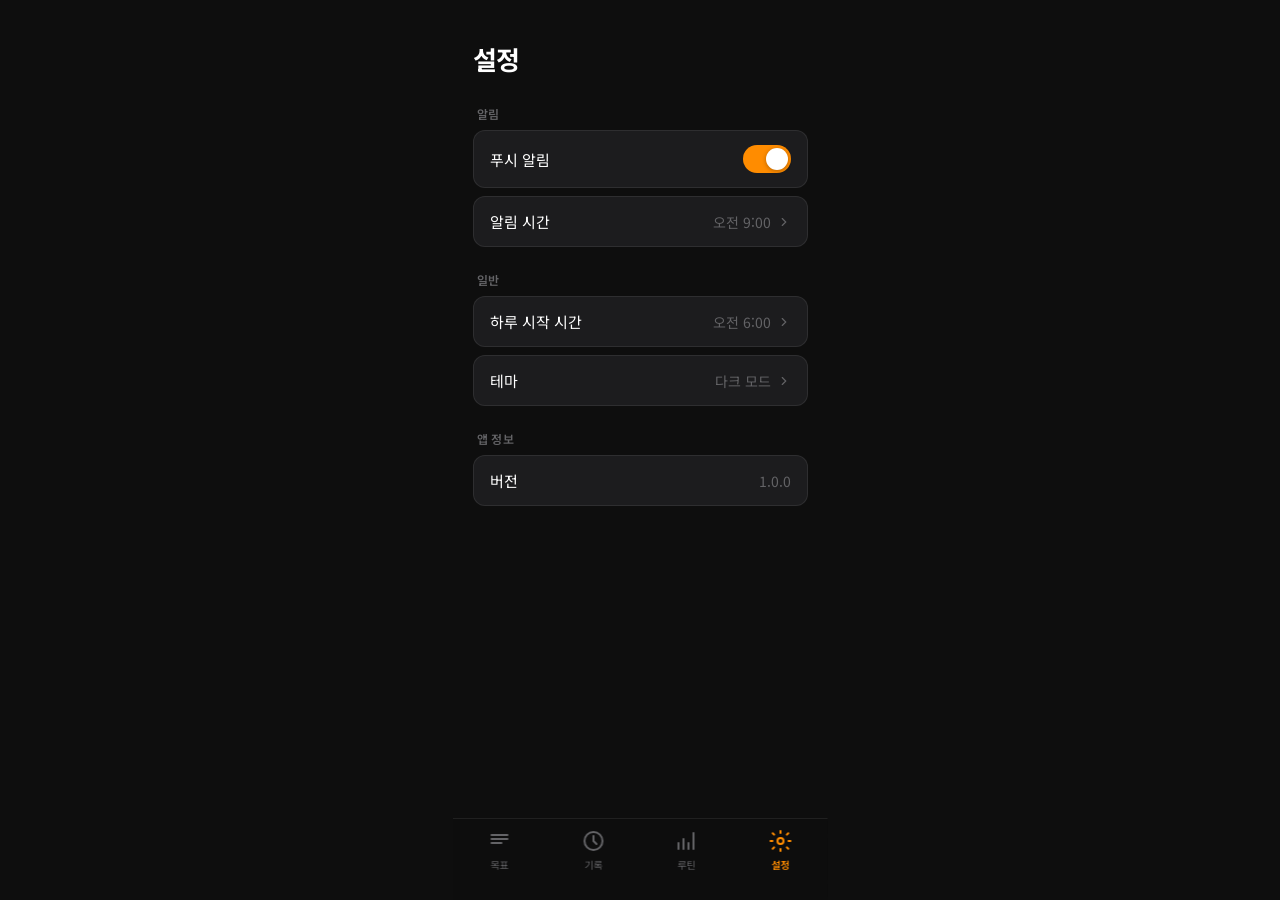
<file: settings.html>
<!DOCTYPE html>
<html lang="ko">
<head>
<meta charset="UTF-8">
<meta name="viewport" content="width=device-width, initial-scale=1.0">
<title>설정</title>
<link href="https://fonts.googleapis.com/css2?family=Noto+Sans+KR:wght@400;500;600;700&display=swap" rel="stylesheet">
<link rel="stylesheet" href="common.css">
<style>
.settings-group { margin-bottom: 24px; }
.settings-label {
  font-size: 12px; font-weight: 600;
  color: var(--text-3); margin-bottom: 8px;
  padding: 0 4px; text-transform: uppercase; letter-spacing: 0.04em;
}
.settings-row {
  display: flex; align-items: center; justify-content: space-between;
  background: var(--bg2); border: 1px solid var(--border);
  border-radius: var(--radius-md);
  padding: 14px 16px; margin-bottom: 8px;
  cursor: pointer; transition: background 0.15s;
}
.settings-row:last-child { margin-bottom: 0; }
.settings-row:active { background: var(--bg3); }
.settings-row-label { font-size: 15px; color: var(--text-1); }
.settings-row-value { font-size: 14px; color: var(--text-3); display: flex; align-items: center; gap: 6px; }
/* Toggle switch */
.toggle {
  width: 48px; height: 28px; border-radius: 14px;
  background: var(--bg4); position: relative;
  cursor: pointer; transition: background 0.2s;
  flex-shrink: 0;
}
.toggle.on { background: var(--orange); }
.toggle::after {
  content: ''; width: 22px; height: 22px; border-radius: 50%;
  background: white; position: absolute;
  top: 3px; left: 3px;
  transition: transform 0.2s;
  box-shadow: 0 1px 4px rgba(0,0,0,0.3);
}
.toggle.on::after { transform: translateX(20px); }
.coming-soon {
  display: flex; align-items: center; justify-content: center;
  flex-direction: column; gap: 8px;
  padding: 48px 20px;
  color: var(--text-3); font-size: 14px; text-align: center;
}
</style>
</head>
<body>
<div class="app-wrap">
  <div class="content">
    <div class="page-header" style="margin-bottom:28px;">
      <div class="page-title">설정</div>
    </div>

    <div class="settings-group">
      <div class="settings-label">알림</div>
      <div class="settings-row">
        <span class="settings-row-label">푸시 알림</span>
        <div class="toggle on" onclick="this.classList.toggle('on')"></div>
      </div>
      <div class="settings-row">
        <span class="settings-row-label">알림 시간</span>
        <span class="settings-row-value">
          오전 9:00
          <svg width="14" height="14" viewBox="0 0 24 24" fill="none"><path d="M9 18l6-6-6-6" stroke="#636366" stroke-width="2" stroke-linecap="round"/></svg>
        </span>
      </div>
    </div>

    <div class="settings-group">
      <div class="settings-label">일반</div>
      <div class="settings-row">
        <span class="settings-row-label">하루 시작 시간</span>
        <span class="settings-row-value">
          오전 6:00
          <svg width="14" height="14" viewBox="0 0 24 24" fill="none"><path d="M9 18l6-6-6-6" stroke="#636366" stroke-width="2" stroke-linecap="round"/></svg>
        </span>
      </div>
      <div class="settings-row">
        <span class="settings-row-label">테마</span>
        <span class="settings-row-value">
          다크 모드
          <svg width="14" height="14" viewBox="0 0 24 24" fill="none"><path d="M9 18l6-6-6-6" stroke="#636366" stroke-width="2" stroke-linecap="round"/></svg>
        </span>
      </div>
    </div>

    <div class="settings-group">
      <div class="settings-label">앱 정보</div>
      <div class="settings-row">
        <span class="settings-row-label">버전</span>
        <span class="settings-row-value">1.0.0</span>
      </div>
    </div>
  </div>

  <!-- Tab Bar -->
  <div class="tab-bar">
    <a class="tab-item" href="index.html">
      <svg class="tab-icon" viewBox="0 0 24 24" fill="none"><path d="M4 6h16M4 10h16M4 14h10" stroke="#636366" stroke-width="2" stroke-linecap="round"/></svg>
      <span class="tab-label">목표</span>
    </a>
    <a class="tab-item" href="records.html">
      <svg class="tab-icon" viewBox="0 0 24 24" fill="none"><circle cx="12" cy="12" r="9" stroke="#636366" stroke-width="2"/><polyline points="12 7 12 12 15 15" stroke="#636366" stroke-width="2" stroke-linecap="round"/></svg>
      <span class="tab-label">기록</span>
    </a>
    <a class="tab-item" href="routine.html">
      <svg class="tab-icon" viewBox="0 0 24 24" fill="none"><path d="M4 20V14M9 20V10M14 20V14M19 20V4" stroke="#636366" stroke-width="2" stroke-linecap="round"/></svg>
      <span class="tab-label">루틴</span>
    </a>
    <a class="tab-item" href="settings.html">
      <svg class="tab-icon" viewBox="0 0 24 24" fill="none"><circle cx="12" cy="12" r="3" stroke="#FF8C00" stroke-width="2"/><path d="M12 2v2M12 20v2M4.22 4.22l1.42 1.42M18.36 18.36l1.42 1.42M2 12h2M20 12h2M4.22 19.78l1.42-1.42M18.36 5.64l1.42-1.42" stroke="#FF8C00" stroke-width="2" stroke-linecap="round"/></svg>
      <span class="tab-label active">설정</span>
    </a>
  </div>
</div>
</div>
</body>
</html>
</file>
<file: common.css>
:root {
  --orange: #FF8C00;
  --orange-dim: rgba(255, 140, 0, 0.15);
  --orange-border: rgba(255, 140, 0, 0.35);
  --bg: #0E0E0E;
  --bg2: #1C1C1E;
  --bg3: #2C2C2E;
  --bg4: #3A3A3C;
  --text-1: #FFFFFF;
  --text-2: #AEAEB2;
  --text-3: #636366;
  --border: rgba(255,255,255,0.08);
  --radius-sm: 8px;
  --radius-md: 12px;
  --radius-lg: 20px;
  --radius-full: 999px;
}

* { box-sizing: border-box; margin: 0; padding: 0; -webkit-tap-highlight-color: transparent; }

body {
  font-family: 'Noto Sans KR', -apple-system, BlinkMacSystemFont, sans-serif;
  background: #0E0E0E;
  min-height: 100vh;
  color: var(--text-1);
  display: flex;
  justify-content: center;
}

.app-wrap {
  width: 375px;
  min-height: 100vh;
  background: var(--bg);
  position: relative;
  flex-shrink: 0;
}



/* Segment tabs (일간/월간) */
.seg-wrap {
  display: flex;
  flex-shrink: 0;
  position: sticky;
  top: 0;
  background: var(--bg);
  z-index: 10;
  padding: 10px 20px 0;
  box-shadow: 0 0.5px 0 var(--border);
}
.seg-tab {
  flex: 1;
  text-align: center;
  padding: 14px 0 12px;
  font-size: 15px;
  font-weight: 500;
  color: var(--text-3);
  cursor: pointer;
  position: relative;
  transition: color 0.2s;
}
.seg-tab.active {
  color: var(--text-1);
  font-weight: 600;
}
.seg-tab.active::after {
  content: '';
  position: absolute;
  bottom: -1px; left: 0; right: 0;
  height: 2px;
  background: var(--text-1);
  border-radius: 1px;
}

/* Scroll content */
.content {
  flex: 1;
  overflow-y: auto;
  padding: 40px 20px 90px;
  -ms-overflow-style: none;
  scrollbar-width: none;
}
.content::-webkit-scrollbar { display: none; }

/* Page header */
.page-header {
  display: flex;
  justify-content: space-between;
  align-items: center;
  margin-bottom: 6px;
}
.page-title { font-size: 26px; font-weight: 700; letter-spacing: -0.6px; }
.streak-chip {
  display: flex; align-items: center; gap: 5px;
  background: var(--orange-dim);
  border: 1px solid var(--orange-border);
  border-radius: var(--radius-full);
  padding: 5px 12px;
  font-size: 12px; font-weight: 600;
  color: var(--orange);
}
.page-sub { font-size: 13px; color: var(--text-3); margin-bottom: 24px; }

/* Clock */
.clock-wrap { display: flex; justify-content: center; margin-bottom: 20px; }
.clock-svg { width: 160px; height: 160px; }

/* Progress bar */
.progress-wrap { margin-bottom: 24px; }
.progress-meta {
  display: flex; justify-content: space-between; align-items: baseline;
  margin-bottom: 8px;
}
.progress-pct { font-size: 28px; font-weight: 700; letter-spacing: -1px; line-height: 1; }
.progress-pct span { font-size: 15px; font-weight: 500; margin-left: 2px; }
.progress-count { font-size: 13px; color: var(--text-2); }
.progress-count b { color: var(--text-1); }
.progress-track {
  height: 8px; background: var(--bg2); border-radius: var(--radius-full); overflow: hidden;
}
.progress-fill {
  height: 100%; background: var(--orange); border-radius: var(--radius-full);
  transition: width 0.8s cubic-bezier(0.4,0,0.2,1);
}

/* Section header */
.sec-header {
  display: flex; justify-content: space-between; align-items: center;
  margin-bottom: 12px;
}
.sec-title { font-size: 16px; font-weight: 600; }
.sec-action {
  font-size: 13px; color: var(--text-3);
  cursor: pointer; padding: 4px 0;
}

/* Todo list */
.todo-list { display: flex; flex-direction: column; gap: 8px; }
.todo-item {
  display: flex; align-items: center; gap: 10px;
  background: var(--bg2);
  border-radius: var(--radius-md);
  padding: 12px 12px 12px 14px;
  border: 1px solid var(--border);
  cursor: pointer;
  transition: background 0.15s;
}
.todo-item:active { background: var(--bg3); }
.item-color-dot {
  width: 10px; height: 10px; border-radius: 50%; flex-shrink: 0;
  cursor: pointer; transition: transform 0.15s; position: relative;
}
.item-color-dot:active { transform: scale(1.3); }

/* Inline color picker popup */
.color-picker-popup {
  position: fixed;
  background: var(--bg3);
  border: 1px solid var(--border);
  border-radius: var(--radius-md);
  padding: 10px;
  display: none;
  flex-wrap: wrap;
  gap: 8px;
  width: 196px;
  z-index: 400;
  box-shadow: 0 8px 28px rgba(0,0,0,0.55);
}
.color-picker-popup.open { display: flex; }

/* Delete all button */
.sec-del { font-size: 13px; color: #FF453A; cursor: pointer; padding: 4px 0; }
.todo-content { flex: 1; display: flex; flex-direction: column; gap: 2px; min-width: 0; }
.todo-time { font-size: 11px; color: var(--text-3); }
.checkbox {
  width: 22px; height: 22px; border-radius: 6px;
  border: 2px solid var(--bg4);
  background: var(--bg3);
  flex-shrink: 0;
  display: flex; align-items: center; justify-content: center;
  transition: all 0.2s;
}
.checkbox.checked {
  background: var(--orange);
  border-color: var(--orange);
}
.checkbox.checked::after {
  content: '';
  width: 9px; height: 5px;
  border-left: 2px solid white;
  border-bottom: 2px solid white;
  transform: rotate(-45deg) translate(0.5px, -2px);
  display: block;
}
.todo-text {
  font-size: 15px; font-weight: 400;
  color: var(--text-1);
  white-space: nowrap; overflow: hidden; text-overflow: ellipsis;
}
.todo-text.done {
  color: var(--text-3);
  text-decoration: line-through;
}
.more-btn {
  width: 28px; height: 28px;
  display: flex; align-items: center; justify-content: center;
  flex-shrink: 0; cursor: pointer;
  border-radius: var(--radius-sm);
  transition: background 0.15s;
  position: relative;
}
.more-btn:active { background: var(--bg4); }
.more-dots {
  display: flex; flex-direction: column; gap: 3px;
  align-items: center;
}
.more-dots span {
  width: 3px; height: 3px; border-radius: 50%;
  background: var(--text-3);
}

/* Context menu */
.ctx-menu {
  position: absolute;
  right: 0; top: 32px;
  background: var(--bg3);
  border: 1px solid var(--border);
  border-radius: var(--radius-md);
  overflow: hidden;
  z-index: 100;
  min-width: 120px;
  box-shadow: 0 8px 24px rgba(0,0,0,0.4);
  display: none;
}
.ctx-menu.open { display: block; }
.ctx-item {
  display: flex; align-items: center; gap: 10px;
  padding: 12px 16px;
  font-size: 14px; color: var(--text-1);
  cursor: pointer;
  transition: background 0.15s;
  border-bottom: 0.5px solid var(--border);
}
.ctx-item:last-child { border-bottom: none; }
.ctx-item:active { background: var(--bg4); }
.ctx-item.delete { color: #FF453A; }

/* FAB */
.fab {
  position: fixed;
  bottom: 94px;
  left: 50%;
  transform: translateX(138px);
  width: 52px; height: 52px;
  border-radius: 50%;
  background: var(--orange);
  box-shadow: 0 4px 20px rgba(255,140,0,0.45);
  display: flex; align-items: center; justify-content: center;
  cursor: pointer;
  transition: opacity 0.15s;
  z-index: 50;
  border: none;
}
.fab:active { opacity: 0.85; }.fab-icon { position: relative; width: 18px; height: 18px; }
.fab-icon::before, .fab-icon::after {
  content: ''; position: absolute;
  background: white; border-radius: 2px;
  top: 50%; left: 50%; transform: translate(-50%,-50%);
}
.fab-icon::before { width: 18px; height: 2px; }
.fab-icon::after { width: 2px; height: 18px; }

/* Tab bar */
.tab-bar {
  position: fixed;
  bottom: 0;
  left: 50%;
  transform: translateX(-50%);
  width: 375px;
  background: rgba(14,14,14,0.94);
  backdrop-filter: blur(20px);
  -webkit-backdrop-filter: blur(20px);
  border-top: 0.5px solid var(--border);
  display: flex; justify-content: space-around;
  padding: 10px 0 28px;
  z-index: 100;
}
.tab-item {
  display: flex; flex-direction: column; align-items: center; gap: 4px;
  cursor: pointer; padding: 0 10px;
  transition: transform 0.15s;
  text-decoration: none;
}
.tab-item:active { transform: scale(0.92); }
.tab-icon { width: 24px; height: 24px; }
.tab-label { font-size: 10px; color: var(--text-3); font-weight: 400; }
.tab-label.active { color: var(--orange); font-weight: 600; }

/* Bottom sheet */
.sheet-overlay {
  position: fixed; inset: 0;
  background: rgba(0,0,0,0.55);
  z-index: 200;
  display: none;
  align-items: flex-end;
  justify-content: center;
}
.sheet-overlay.open { display: flex; }
.sheet {
  background: var(--bg2);
  border-radius: var(--radius-lg) var(--radius-lg) 0 0;
  padding: 12px 20px 40px;
  width: 390px;
  animation: slideUp 0.3s cubic-bezier(0.32,0.72,0,1) both;
}
@keyframes slideUp {
  from { transform: translateY(100%); }
  to { transform: translateY(0); }
}
.sheet-handle {
  width: 36px; height: 4px; border-radius: 2px;
  background: var(--bg4); margin: 0 auto 20px;
}
.sheet-title { font-size: 17px; font-weight: 700; margin-bottom: 20px; }
.form-label { font-size: 12px; color: var(--text-3); font-weight: 500; margin-bottom: 8px; letter-spacing: 0.02em; }
.form-input {
  width: 100%;
  background: var(--bg3);
  border: 1px solid var(--border);
  border-radius: var(--radius-md);
  padding: 13px 14px;
  color: var(--text-1);
  font-size: 15px;
  font-family: inherit;
  outline: none;
  transition: border-color 0.2s;
  margin-bottom: 16px;
}
.form-input:focus { border-color: var(--orange); }
.form-input.has-value { padding-right: 40px; }
.input-wrap { position: relative; }
.input-clear {
  position: absolute; right: 12px; top: 50%; transform: translateY(-50%);
  width: 18px; height: 18px; border-radius: 50%;
  background: var(--bg4);
  display: flex; align-items: center; justify-content: center;
  cursor: pointer; display: none;
}
.input-clear.show { display: flex; }
.input-clear::before, .input-clear::after {
  content: ''; position: absolute;
  width: 9px; height: 1.5px;
  background: var(--text-2);
  border-radius: 1px;
}
.input-clear::before { transform: rotate(45deg); }
.input-clear::after { transform: rotate(-45deg); }

/* Color picker */
.color-row {
  display: flex; gap: 8px; flex-wrap: wrap; margin-bottom: 16px;
}
.color-swatch {
  width: 28px; height: 28px; border-radius: 50%; cursor: pointer;
  transition: transform 0.15s; flex-shrink: 0; position: relative;
}
.color-swatch:active { transform: scale(0.88); }
.color-swatch.selected::after {
  content: ''; position: absolute; inset: -3px; border-radius: 50%;
  border: 2px solid var(--text-1);
}

/* Time inputs */
.time-row {
  display: flex; align-items: center; gap: 8px; margin-bottom: 16px;
}
.time-pick {
  flex: 1; display: flex; align-items: center; gap: 4px;
  background: var(--bg3); border: 1px solid var(--border);
  border-radius: var(--radius-md); padding: 8px 10px;
}
.time-sel {
  flex: 1; background: transparent; border: none; outline: none;
  color: var(--text-1); font-size: 14px; font-family: inherit;
  -webkit-appearance: none; appearance: none; cursor: pointer;
  text-align: center;
}
.time-sel option { background: var(--bg2); color: var(--text-1); }
.time-colon { color: var(--text-3); font-size: 14px; flex-shrink: 0; }
.time-sep { color: var(--text-3); font-size: 14px; flex-shrink: 0; }

/* Routine chips */
.chip-row {
  display: flex;
  gap: 8px;
  flex-wrap: nowrap;
  overflow-x: auto;
  margin-bottom: 20px;
  -ms-overflow-style: none;
  scrollbar-width: none;
  padding-bottom: 2px;
}
.chip-row::-webkit-scrollbar { display: none; }
.chip {
  height: 32px;
  width: 50px;
  border-radius: var(--radius-full);
  background: var(--bg3);
  border: 1px solid var(--border);
  font-size: 13px; font-weight: 500;
  color: var(--text-2);
  cursor: pointer;
  transition: all 0.15s;
  font-family: inherit;
  flex-shrink: 0;
  display: inline-flex;
  align-items: center;
  justify-content: center;
  white-space: nowrap;
  box-sizing: border-box;
}
.chip.chip-sm { width: 40px; }
.chip.selected {
  background: var(--text-1);
  border-color: var(--text-1);
  color: var(--bg);
}

/* Sheet buttons */
.sheet-btns { display: grid; grid-template-columns: 1fr 1fr; gap: 10px; margin-top: 4px; }
.btn {
  padding: 14px;
  border-radius: var(--radius-md);
  font-size: 15px; font-weight: 600;
  cursor: pointer; border: none;
  font-family: inherit;
  transition: opacity 0.15s;
}
.btn:active { opacity: 0.8; }
.btn-cancel { background: var(--bg3); color: var(--text-2); }
.btn-save {
  background: var(--text-1);
  color: var(--bg);
}
.btn-save:disabled {
  background: var(--bg3);
  color: var(--text-3);
  cursor: not-allowed;
}

@keyframes fadeUp {
  from { opacity: 0; transform: translateY(12px); }
  to { opacity: 1; transform: translateY(0); }
}
.content { animation: fadeUp 0.35s ease both; }
</file>
